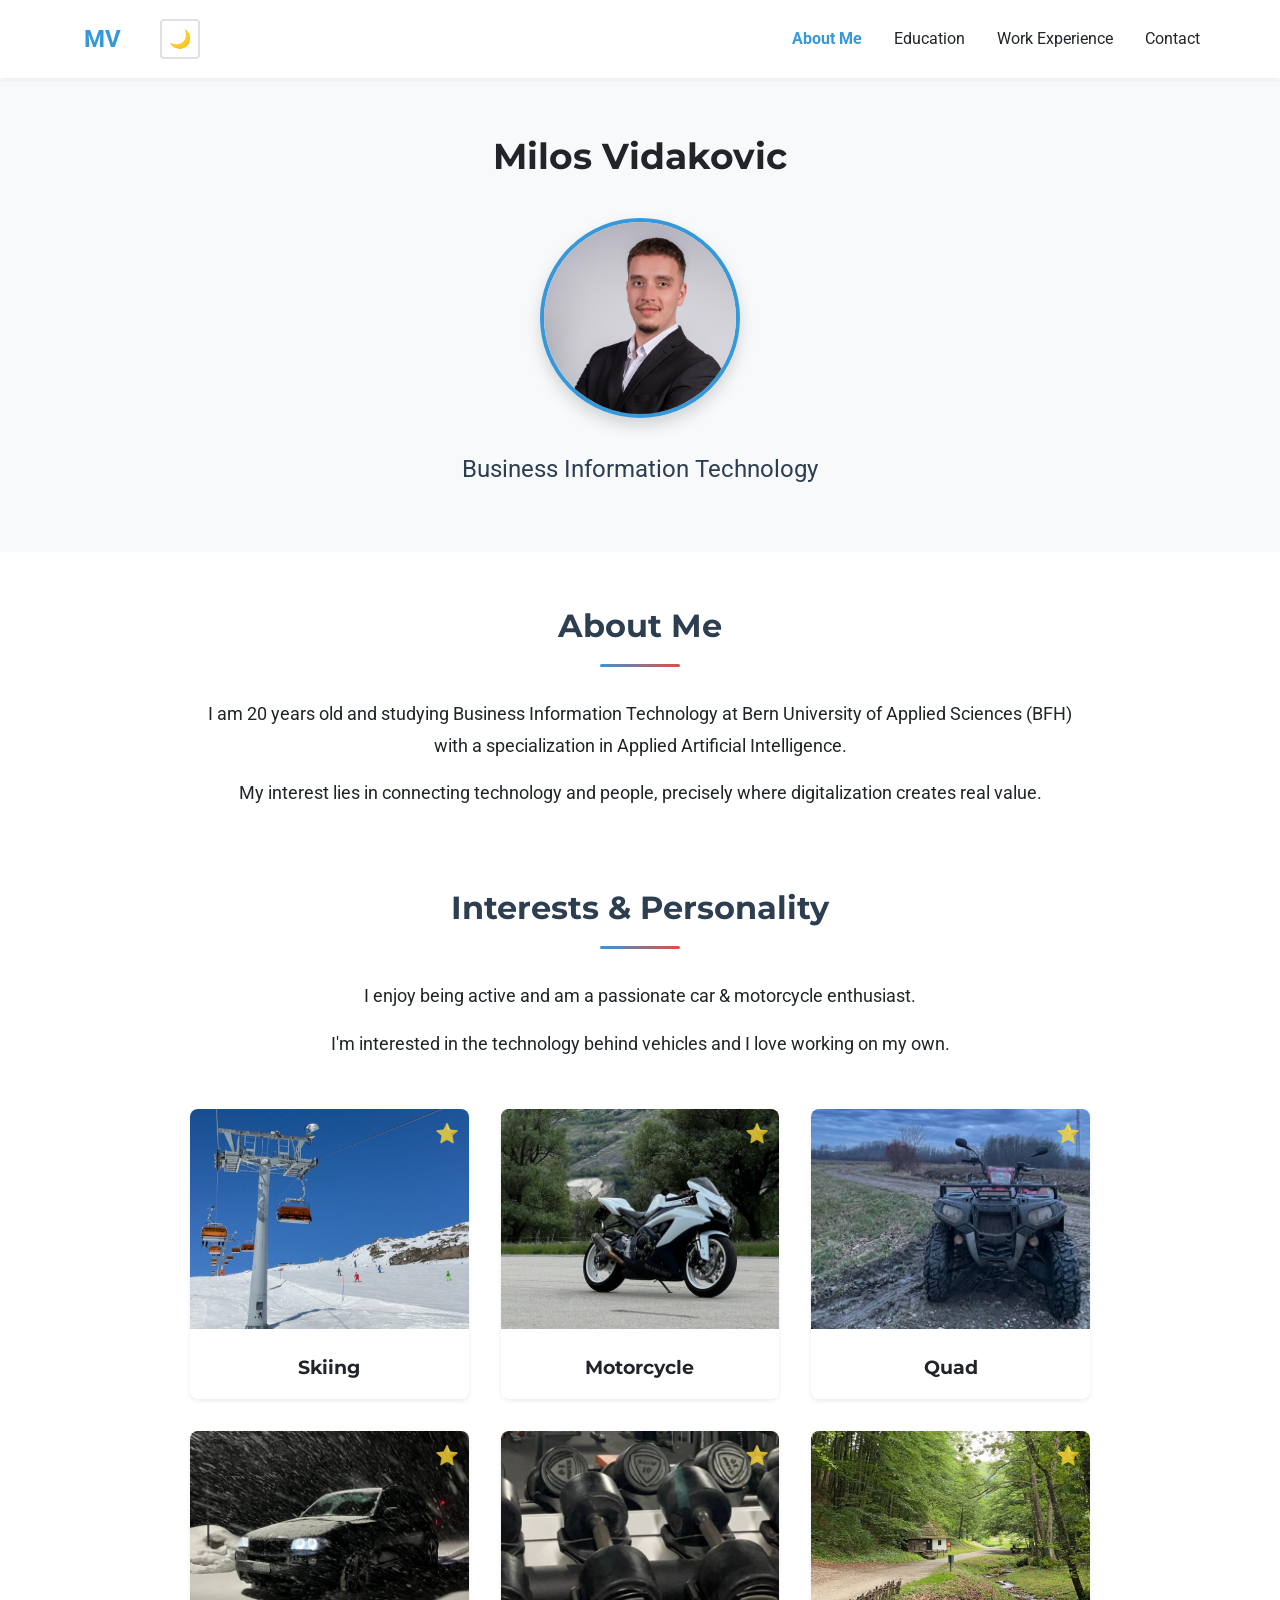
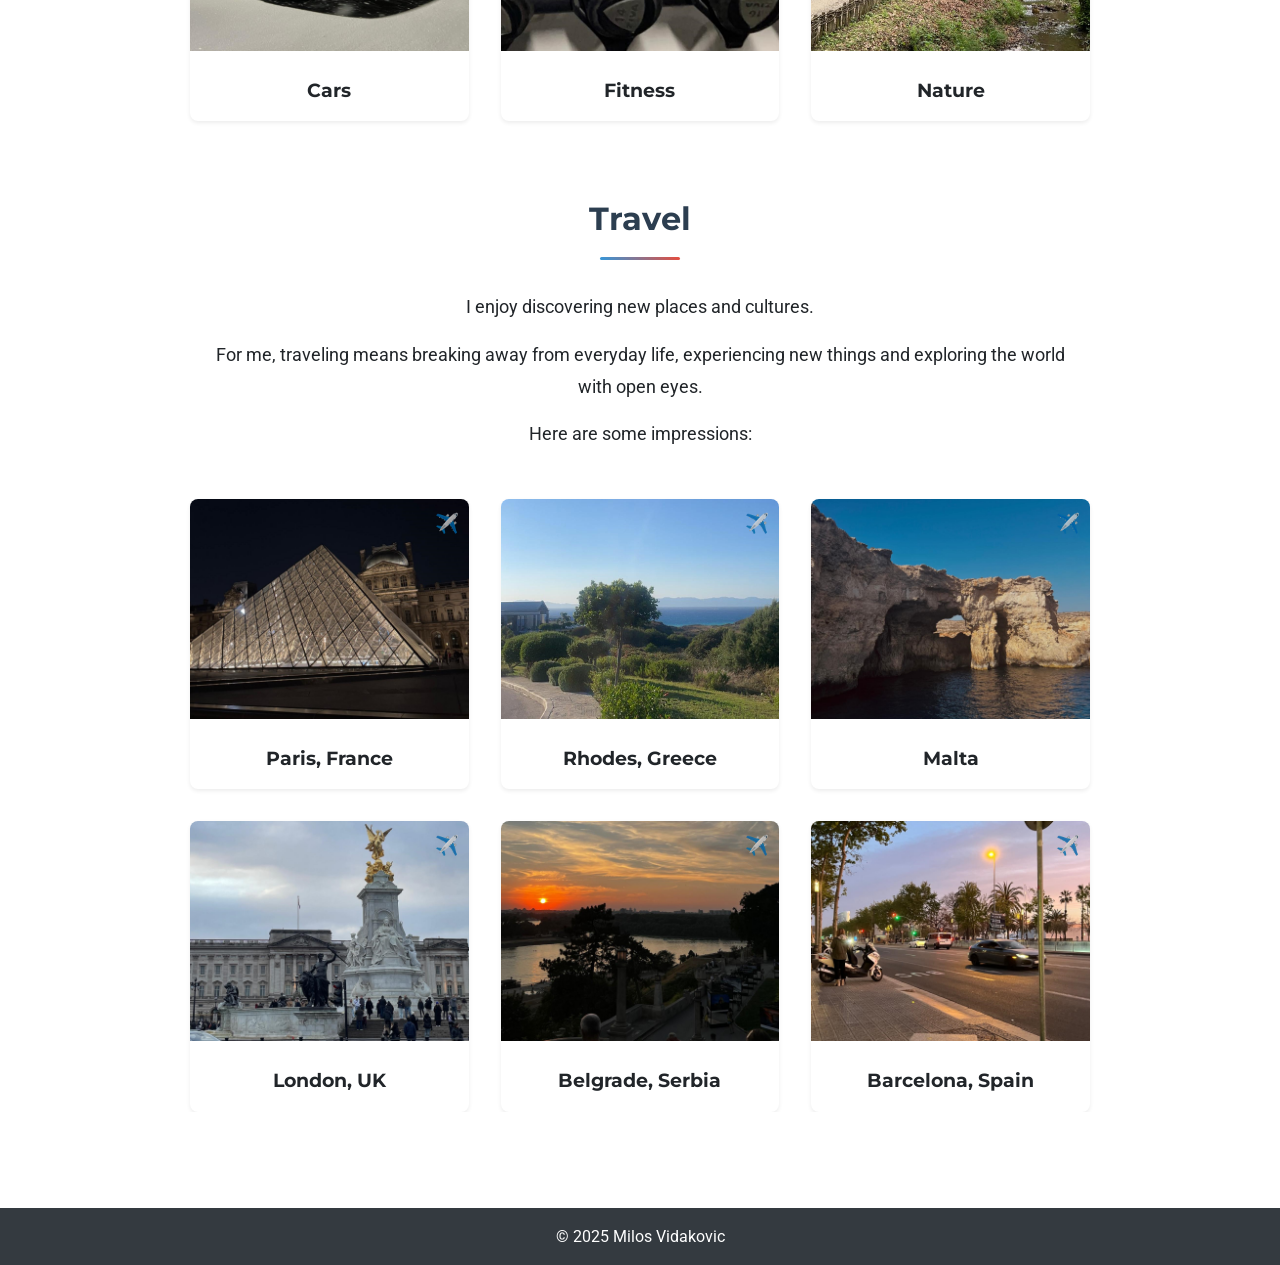
<file: index.html>
<!DOCTYPE html>
<html lang="en">
  <head>
    <meta charset="UTF-8" />
    <meta name="viewport" content="width=device-width, initial-scale=1.0" />
    <meta
      name="description"
      content="Portfolio of Milos Vidakovic, Business Information Technology Student at BFH"
    />
    <title>Milos Vidakovic - Portfolio</title>
    <link rel="preconnect" href="https://fonts.googleapis.com" />
    <link rel="preconnect" href="https://fonts.gstatic.com" crossorigin />
    <link
      href="https://fonts.googleapis.com/css2?family=Montserrat:wght@400;500;600;700&family=Roboto:wght@300;400;500;700&display=swap"
      rel="stylesheet"
    />
    <link rel="stylesheet" href="css/style.css" />
    <link rel="stylesheet" href="css/responsive.css" />
  </head>
  <body>
    <header>
      <div class="container">
        <nav>
          <div class="logo">
            <a href="index.html">MV</a>
          </div>
          <div class="nav-controls">
            <!-- Dark Mode Toggle -->
            <div class="theme-toggle" id="themeToggle">
              <span class="theme-icon">🌙</span>
            </div>
            <!-- Mobile Menu Toggle -->
            <div class="nav-toggle" id="navToggle">
              <span></span>
              <span></span>
              <span></span>
            </div>
          </div>
          <ul class="nav-menu" id="navMenu">
            <li><a href="index.html" class="active">About Me</a></li>
            <li><a href="pages/education.html">Education</a></li>
            <li><a href="pages/work_experience.html">Work Experience</a></li>
            <li><a href="pages/contact.html">Contact</a></li>
          </ul>
        </nav>
      </div>
    </header>

    <main>
      <section class="hero">
        <div class="container">
          <h1>Milos Vidakovic</h1>
          <!-- Portrait Image -->
          <div class="portrait">
            <img
              src="assets/images/portrait.jpg"
              alt="Milos Vidakovic Portrait"
              class="portrait-img"
            />
          </div>
          <h2>Business Information Technology</h2>
        </div>
      </section>

      <section class="about">
        <div class="container">
          <!-- About Me Section -->
          <div class="about-section">
            <h2>About Me</h2>
            <div class="about-content">
              <p class="about-text">
                I am 20 years old and studying Business Information Technology
                at Bern University of Applied Sciences (BFH) with a
                specialization in Applied Artificial Intelligence.
              </p>
              <p class="about-text">
                My interest lies in connecting technology and people, precisely
                where digitalization creates real value.
              </p>
            </div>
          </div>

          <!-- Interests & Personality Section -->
          <div class="about-section">
            <h2>Interests & Personality</h2>
            <div class="about-content">
              <p class="about-text">
                I enjoy being active and am a passionate car & motorcycle
                enthusiast.
              </p>
              <p class="about-text">
                I'm interested in the technology behind vehicles and I love
                working on my own.
              </p>

              <!-- Interests Gallery -->
              <div class="photo-gallery interests-gallery">
                <div class="gallery-item">
                  <img
                    src="assets/images/skifahren.jpg"
                    alt="Skiing"
                    class="gallery-img"
                  />
                  <div class="gallery-caption">
                    <h4>Skiing</h4>
                  </div>
                </div>

                <div class="gallery-item">
                  <img
                    src="assets/images/motorrad.jpg"
                    alt="Motorcycle"
                    class="gallery-img"
                  />
                  <div class="gallery-caption">
                    <h4>Motorcycle</h4>
                  </div>
                </div>

                <div class="gallery-item">
                  <img
                    src="assets/images/quad.jpg"
                    alt="Quad"
                    class="gallery-img"
                  />
                  <div class="gallery-caption">
                    <h4>Quad</h4>
                  </div>
                </div>

                <div class="gallery-item">
                  <img
                    src="assets/images/auto.jpg"
                    alt="Cars"
                    class="gallery-img"
                  />
                  <div class="gallery-caption">
                    <h4>Cars</h4>
                  </div>
                </div>

                <div class="gallery-item">
                  <img
                    src="assets/images/fitnessstudio.jpg"
                    alt="Fitness"
                    class="gallery-img"
                  />
                  <div class="gallery-caption">
                    <h4>Fitness</h4>
                  </div>
                </div>

                <div class="gallery-item">
                  <img
                    src="assets/images/natur.jpg"
                    alt="Nature"
                    class="gallery-img"
                  />
                  <div class="gallery-caption">
                    <h4>Nature</h4>
                  </div>
                </div>
              </div>
            </div>
          </div>

          <!-- Travel Section -->
          <div class="about-section">
            <h2>Travel</h2>
            <div class="about-content">
              <p class="about-text">
                I enjoy discovering new places and cultures.
              </p>
              <p class="about-text">
                For me, traveling means breaking away from everyday life,
                experiencing new things and exploring the world with open eyes.
              </p>
              <p class="about-text">Here are some impressions:</p>

              <!-- Travel Gallery -->
              <div class="photo-gallery travel-gallery">
                <div class="gallery-item">
                  <img
                    src="assets/images/paris.jpg"
                    alt="Paris"
                    class="gallery-img"
                  />
                  <div class="gallery-caption">
                    <h4>Paris, France</h4>
                  </div>
                </div>

                <div class="gallery-item">
                  <img
                    src="assets/images/rhodos.jpg"
                    alt="Rhodes"
                    class="gallery-img"
                  />
                  <div class="gallery-caption">
                    <h4>Rhodes, Greece</h4>
                  </div>
                </div>

                <div class="gallery-item">
                  <img
                    src="assets/images/malta.jpg"
                    alt="Malta"
                    class="gallery-img"
                  />
                  <div class="gallery-caption">
                    <h4>Malta</h4>
                  </div>
                </div>

                <div class="gallery-item">
                  <img
                    src="assets/images/london.jpg"
                    alt="London"
                    class="gallery-img"
                  />
                  <div class="gallery-caption">
                    <h4>London, UK</h4>
                  </div>
                </div>

                <div class="gallery-item">
                  <img
                    src="assets/images/belgrad.jpg"
                    alt="Belgrade"
                    class="gallery-img"
                  />
                  <div class="gallery-caption">
                    <h4>Belgrade, Serbia</h4>
                  </div>
                </div>

                <div class="gallery-item">
                  <img
                    src="assets/images/barcelona.jpg"
                    alt="Barcelona"
                    class="gallery-img"
                  />
                  <div class="gallery-caption">
                    <h4>Barcelona, Spain</h4>
                  </div>
                </div>
              </div>
            </div>
          </div>
        </div>
      </section>
    </main>

    <footer>
      <div class="container">
        <p>&copy; 2025 Milos Vidakovic</p>
      </div>
    </footer>

    <script src="js/main.js"></script>
  </body>
</html>
</file>
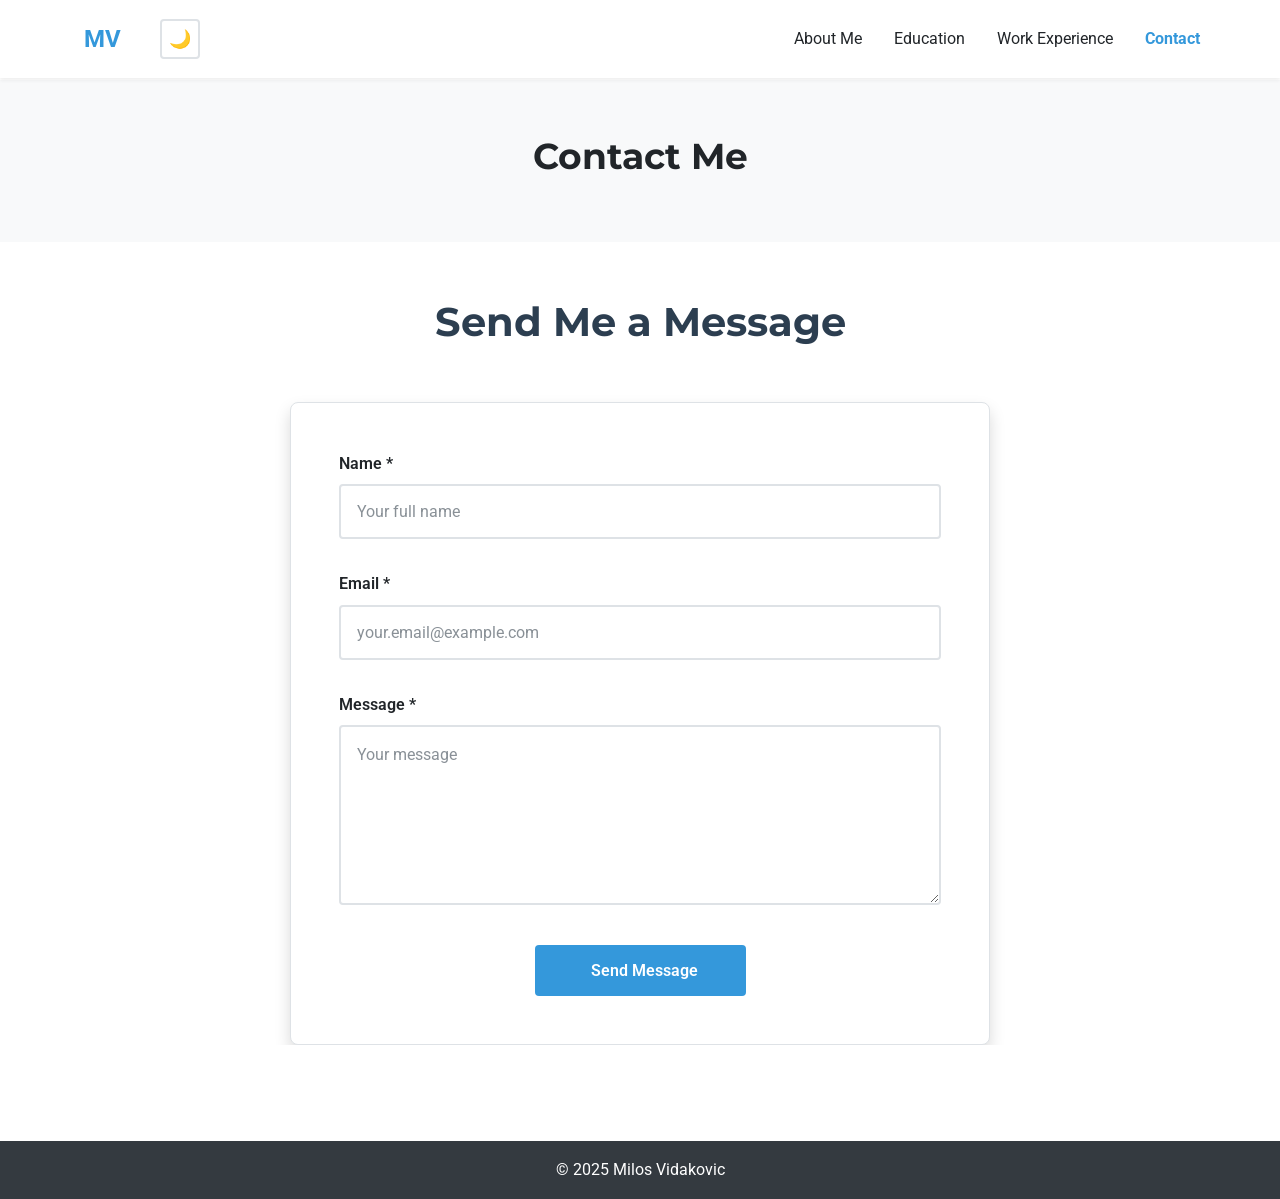
<file: pages/contact.html>
<!DOCTYPE html>
<html lang="en">
  <head>
    <meta charset="UTF-8" />
    <meta name="viewport" content="width=device-width, initial-scale=1.0" />
    <meta
      name="description"
      content="Contact Milos Vidakovic, Business Information Technology Student at BFH"
    />
    <title>Contact - Milos Vidakovic</title>
    <link rel="preconnect" href="https://fonts.googleapis.com" />
    <link rel="preconnect" href="https://fonts.gstatic.com" crossorigin />
    <link
      href="https://fonts.googleapis.com/css2?family=Montserrat:wght@400;500;600;700&family=Roboto:wght@300;400;500;700&display=swap"
      rel="stylesheet"
    />
    <link rel="stylesheet" href="../css/style.css" />
    <link rel="stylesheet" href="../css/responsive.css" />
  </head>
  <body>
    <header>
      <div class="container">
        <nav>
          <div class="logo">
            <a href="../index.html">MV</a>
          </div>
          <div class="nav-controls">
            <!-- Dark Mode Toggle -->
            <div class="theme-toggle" id="themeToggle">
              <span class="theme-icon">🌙</span>
            </div>
            <!-- Mobile Menu Toggle -->
            <div class="nav-toggle" id="navToggle">
              <span></span>
              <span></span>
              <span></span>
            </div>
          </div>
          <ul class="nav-menu" id="navMenu">
            <li><a href="../index.html">About Me</a></li>
            <li><a href="education.html">Education</a></li>
            <li><a href="work_experience.html">Work Experience</a></li>
            <li><a href="contact.html" class="active">Contact</a></li>
          </ul>
        </nav>
      </div>
    </header>

    <main>
      <section class="hero">
        <div class="container">
          <h1>Contact Me</h1>
        </div>
      </section>

      <section class="contact">
        <div class="container">
          <div class="contact-wrapper">
            <div class="contact-header">
              <h2>Send Me a Message</h2>
            </div>

            <div class="contact-form-container single-column">
              <form class="contact-form" id="contactForm">
                <div class="form-group">
                  <label for="name">Name *</label>
                  <input
                    type="text"
                    id="name"
                    name="name"
                    required
                    placeholder="Your full name"
                    autocomplete="name"
                  />
                </div>

                <div class="form-group">
                  <label for="email">Email *</label>
                  <input
                    type="email"
                    id="email"
                    name="email"
                    required
                    placeholder="your.email@example.com"
                    autocomplete="email"
                  />
                </div>

                <div class="form-group">
                  <label for="message">Message *</label>
                  <textarea
                    id="message"
                    name="message"
                    required
                    placeholder="Your message"
                    rows="6"
                  ></textarea>
                </div>

                <div class="form-actions">
                  <button type="submit" class="submit-btn">
                    <span class="btn-icon"></span>
                    <span class="btn-text">Send Message</span>
                  </button>
                </div>
              </form>
            </div>
          </div>
        </div>
      </section>
    </main>

    <footer>
      <div class="container">
        <p>&copy; 2025 Milos Vidakovic</p>
      </div>
    </footer>

    <script src="../js/main.js"></script>
  </body>
</html>
</file>
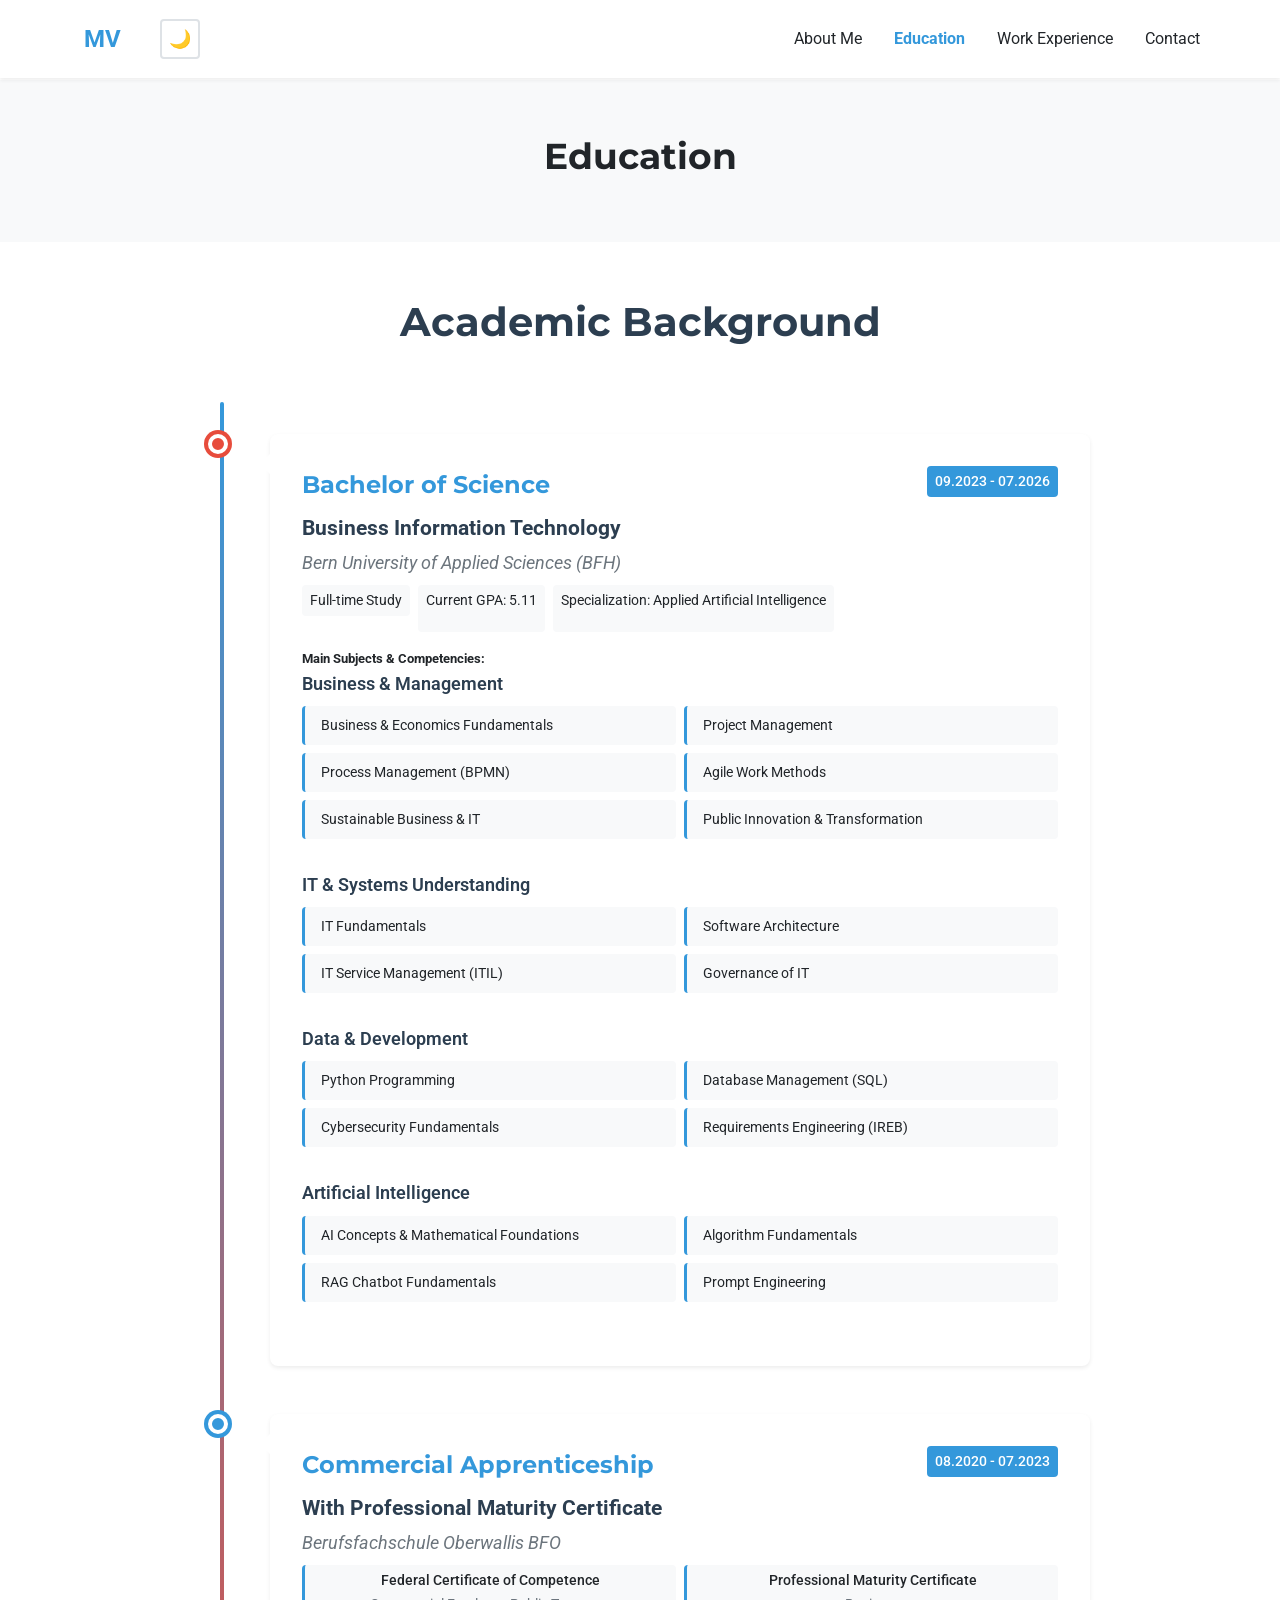
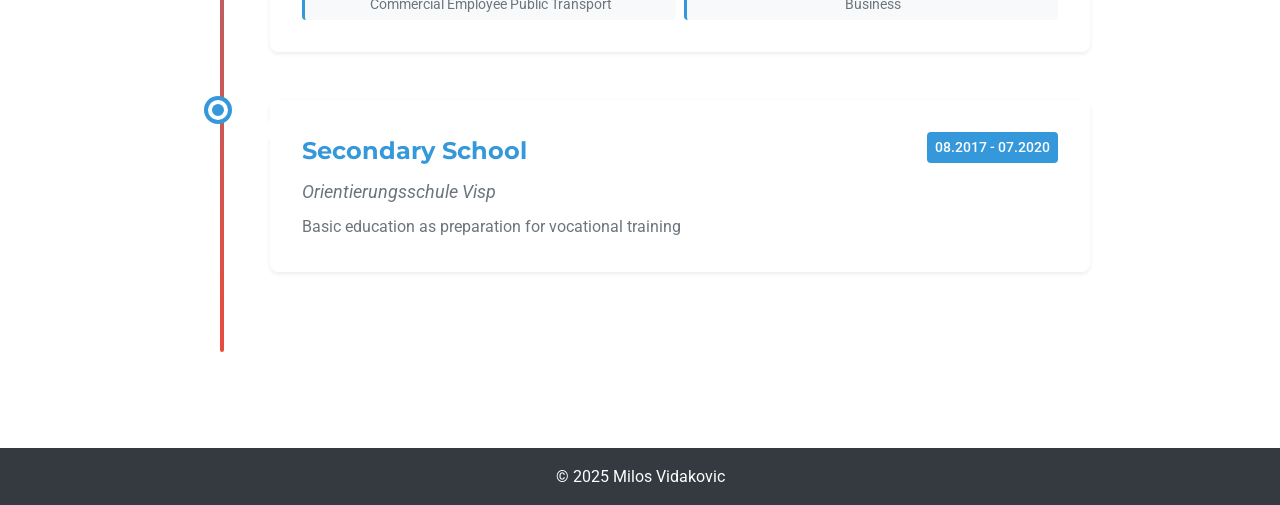
<file: pages/education.html>
<!DOCTYPE html>
<html lang="en">
  <head>
    <meta charset="UTF-8" />
    <meta name="viewport" content="width=device-width, initial-scale=1.0" />
    <meta
      name="description"
      content="Education of Milos Vidakovic, Business Information Technology Student at BFH"
    />
    <title>Education - Milos Vidakovic</title>
    <link rel="preconnect" href="https://fonts.googleapis.com" />
    <link rel="preconnect" href="https://fonts.gstatic.com" crossorigin />
    <link
      href="https://fonts.googleapis.com/css2?family=Montserrat:wght@400;500;600;700&family=Roboto:wght@300;400;500;700&display=swap"
      rel="stylesheet"
    />
    <link rel="stylesheet" href="../css/style.css" />
    <link rel="stylesheet" href="../css/responsive.css" />

    <style>
      /* Additional Styles for the new grouping */
      .study-info {
        display: flex;
        flex-wrap: wrap;
        gap: var(--spacing-sm);
        margin-bottom: var(--spacing-md);
      }

      .study-type,
      .grade-info,
      .specialization {
        display: inline-block;
        background: var(--light-color);
        padding: var(--spacing-xs) var(--spacing-sm);
        border-radius: var(--border-radius);
        font-size: 0.9rem;
        color: var(--text-color);
      }

      .curriculum-grouped {
        margin-top: var(--spacing-md);
      }

      .curriculum-group {
        margin-bottom: var(--spacing-lg);
      }

      .curriculum-group h5 {
        font-size: 1.1rem;
        color: var(--secondary-color);
        margin-bottom: var(--spacing-sm);
        font-weight: 600;
      }

      .subjects-grid-grouped {
        display: grid;
        grid-template-columns: repeat(2, 1fr);
        gap: var(--spacing-sm);
        margin-bottom: var(--spacing-md);
      }

      .subject-grouped {
        background: var(--light-color);
        padding: var(--spacing-sm) var(--spacing-md);
        border-radius: var(--border-radius);
        font-size: 0.9rem;
        text-align: left;
        border-left: 3px solid var(--primary-color);
        transition: var(--transition);
      }

      .subject-grouped:hover {
        background: var(--primary-color);
        color: white;
        transform: translateX(5px);
      }

      /* Dark Mode Support for new elements */
      [data-theme="dark"] .study-type,
      [data-theme="dark"] .grade-info,
      [data-theme="dark"] .specialization {
        background: var(--bg-secondary);
        color: var(--text-color);
      }

      [data-theme="dark"] .curriculum-group h5 {
        color: var(--text-color);
      }

      [data-theme="dark"] .subject-grouped {
        background: var(--bg-secondary);
        color: var(--text-color);
      }

      [data-theme="dark"] .subject-grouped:hover {
        background: var(--primary-color);
        color: white;
      }

      /* Responsive for Tablets */
      @media screen and (max-width: 768px) {
        .subjects-grid-grouped {
          grid-template-columns: 1fr;
        }
      }
    </style>
  </head>
  <body>
    <header>
      <div class="container">
        <nav>
          <div class="logo">
            <a href="../index.html">MV</a>
          </div>
          <div class="nav-controls">
            <!-- Dark Mode Toggle -->
            <div class="theme-toggle" id="themeToggle">
              <span class="theme-icon">🌙</span>
            </div>
            <!-- Mobile Menu Toggle -->
            <div class="nav-toggle" id="navToggle">
              <span></span>
              <span></span>
              <span></span>
            </div>
          </div>
          <ul class="nav-menu" id="navMenu">
            <li><a href="../index.html">About Me</a></li>
            <li><a href="education.html" class="active">Education</a></li>
            <li><a href="work_experience.html">Work Experience</a></li>
            <li><a href="contact.html">Contact</a></li>
          </ul>
        </nav>
      </div>
    </header>

    <main>
      <section class="hero">
        <div class="container">
          <h1>Education</h1>
        </div>
      </section>

      <section class="education">
        <div class="container">
          <h2>Academic Background</h2>

          <!-- Timeline Container -->
          <div class="timeline">
            <!-- BFH - Current Study -->
            <div class="timeline-item current">
              <div class="timeline-marker">
                <div class="timeline-dot"></div>
              </div>
              <div class="timeline-content">
                <div class="timeline-header">
                  <h3>Bachelor of Science</h3>
                  <span class="timeline-date">09.2023 - 07.2026</span>
                </div>
                <h4>Business Information Technology</h4>
                <p class="institution">
                  Bern University of Applied Sciences (BFH)
                </p>

                <div class="study-info">
                  <span class="study-type">Full-time Study</span>
                  <span class="grade-info">Current GPA: 5.11</span>
                  <span class="specialization"
                    >Specialization: Applied Artificial Intelligence</span
                  >
                </div>

                <div class="curriculum-grouped">
                  <h5>Main Subjects & Competencies:</h5>

                  <div class="curriculum-group">
                    <h5>Business & Management</h5>
                    <div class="subjects-grid-grouped">
                      <span class="subject-grouped"
                        >Business & Economics Fundamentals</span
                      >
                      <span class="subject-grouped">Project Management</span>
                      <span class="subject-grouped"
                        >Process Management (BPMN)</span
                      >
                      <span class="subject-grouped">Agile Work Methods</span>
                      <span class="subject-grouped"
                        >Sustainable Business & IT</span
                      >
                      <span class="subject-grouped"
                        >Public Innovation & Transformation</span
                      >
                    </div>
                  </div>

                  <div class="curriculum-group">
                    <h5>IT & Systems Understanding</h5>
                    <div class="subjects-grid-grouped">
                      <span class="subject-grouped">IT Fundamentals</span>
                      <span class="subject-grouped">Software Architecture</span>
                      <span class="subject-grouped"
                        >IT Service Management (ITIL)</span
                      >
                      <span class="subject-grouped">Governance of IT</span>
                    </div>
                  </div>

                  <div class="curriculum-group">
                    <h5>Data & Development</h5>
                    <div class="subjects-grid-grouped">
                      <span class="subject-grouped">Python Programming</span>
                      <span class="subject-grouped"
                        >Database Management (SQL)</span
                      >
                      <span class="subject-grouped"
                        >Cybersecurity Fundamentals</span
                      >
                      <span class="subject-grouped"
                        >Requirements Engineering (IREB)</span
                      >
                    </div>
                  </div>

                  <div class="curriculum-group">
                    <h5>Artificial Intelligence</h5>
                    <div class="subjects-grid-grouped">
                      <span class="subject-grouped"
                        >AI Concepts & Mathematical Foundations</span
                      >
                      <span class="subject-grouped"
                        >Algorithm Fundamentals</span
                      >
                      <span class="subject-grouped"
                        >RAG Chatbot Fundamentals</span
                      >
                      <span class="subject-grouped">Prompt Engineering</span>
                    </div>
                  </div>
                </div>
              </div>
            </div>

            <!-- BFO - Apprenticeship -->
            <div class="timeline-item">
              <div class="timeline-marker">
                <div class="timeline-dot"></div>
              </div>
              <div class="timeline-content">
                <div class="timeline-header">
                  <h3>Commercial Apprenticeship</h3>
                  <span class="timeline-date">08.2020 - 07.2023</span>
                </div>
                <h4>With Professional Maturity Certificate</h4>
                <p class="institution">Berufsfachschule Oberwallis BFO</p>

                <div class="achievements">
                  <div class="achievement">
                    <h5>Federal Certificate of Competence</h5>
                    <p>Commercial Employee Public Transport</p>
                  </div>
                  <div class="achievement">
                    <h5>Professional Maturity Certificate</h5>
                    <p>Business</p>
                  </div>
                </div>
              </div>
            </div>

            <!-- Secondary School -->
            <div class="timeline-item">
              <div class="timeline-marker">
                <div class="timeline-dot"></div>
              </div>
              <div class="timeline-content">
                <div class="timeline-header">
                  <h3>Secondary School</h3>
                  <span class="timeline-date">08.2017 - 07.2020</span>
                </div>
                <p class="institution">Orientierungsschule Visp</p>
                <p class="description">
                  Basic education as preparation for vocational training
                </p>
              </div>
            </div>
          </div>
        </div>
      </section>
    </main>

    <footer>
      <div class="container">
        <p>&copy; 2025 Milos Vidakovic</p>
      </div>
    </footer>

    <script src="../js/main.js"></script>
  </body>
</html>
</file>
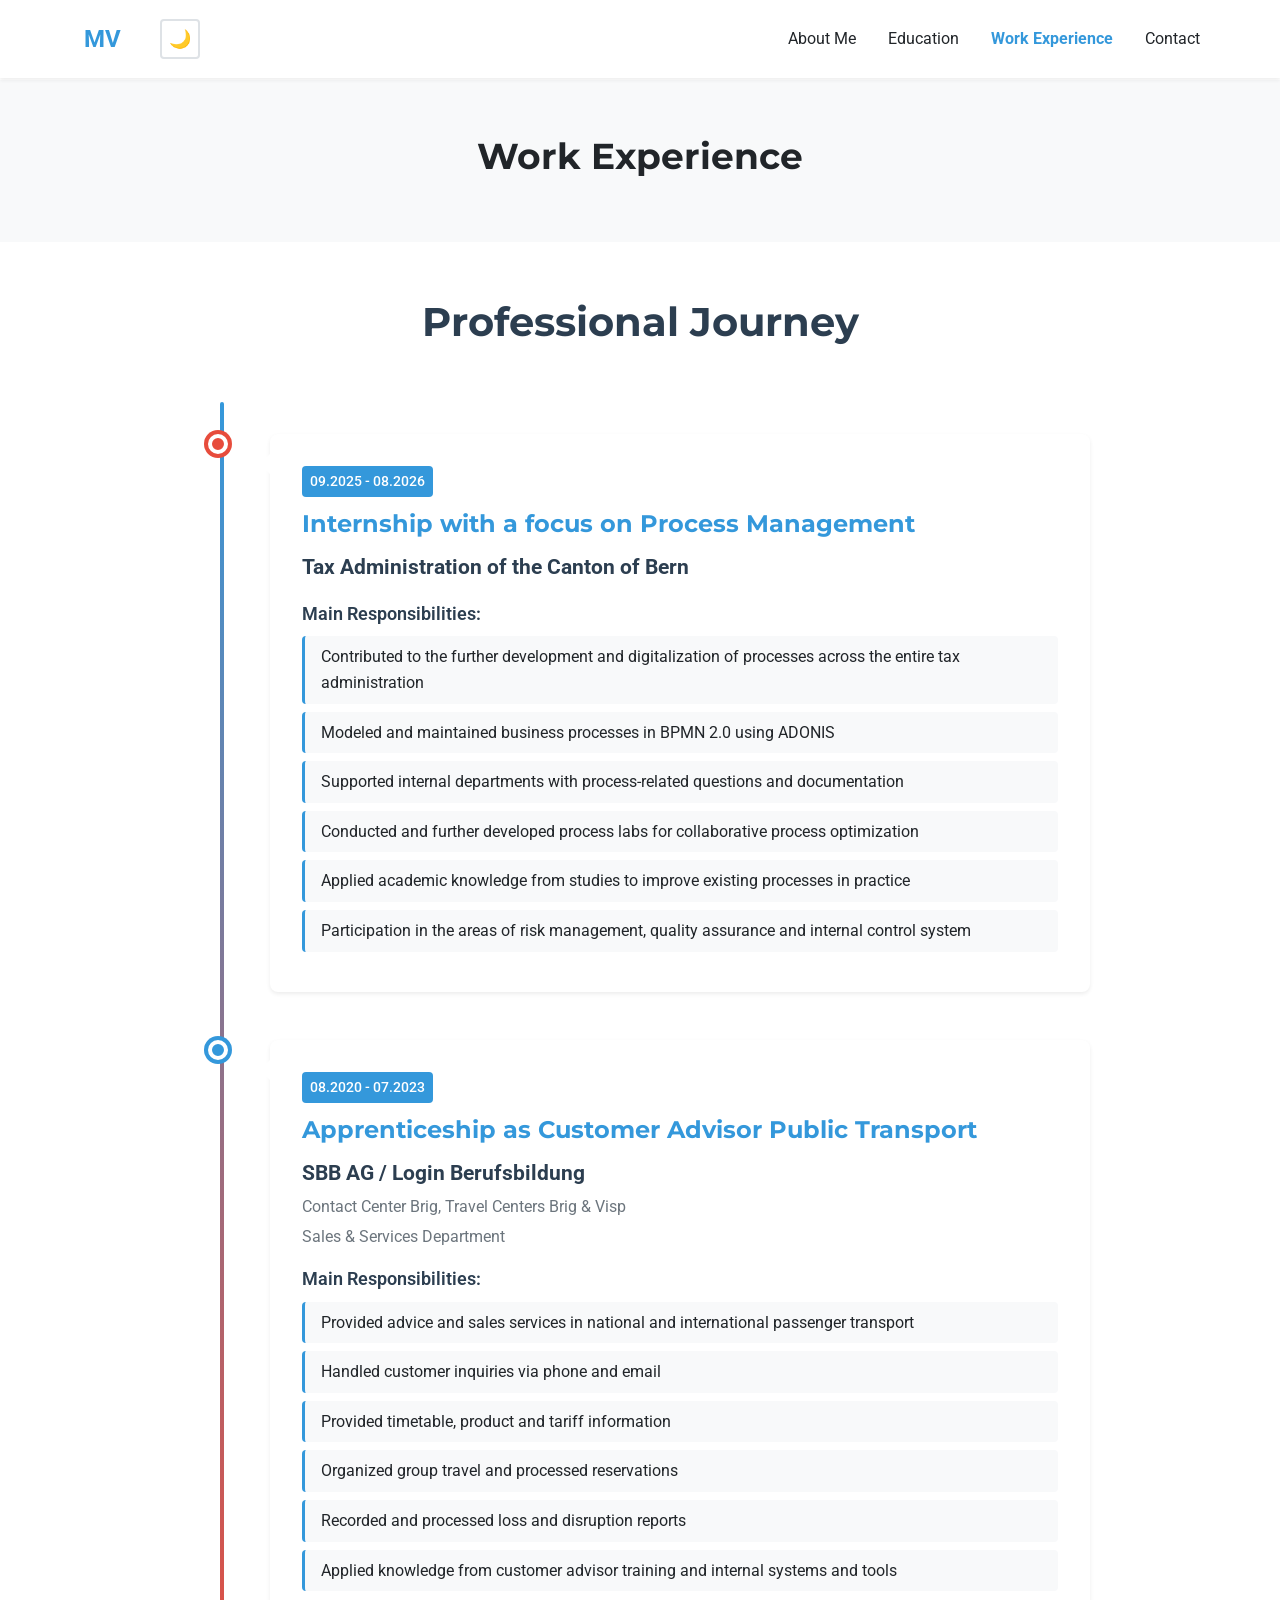
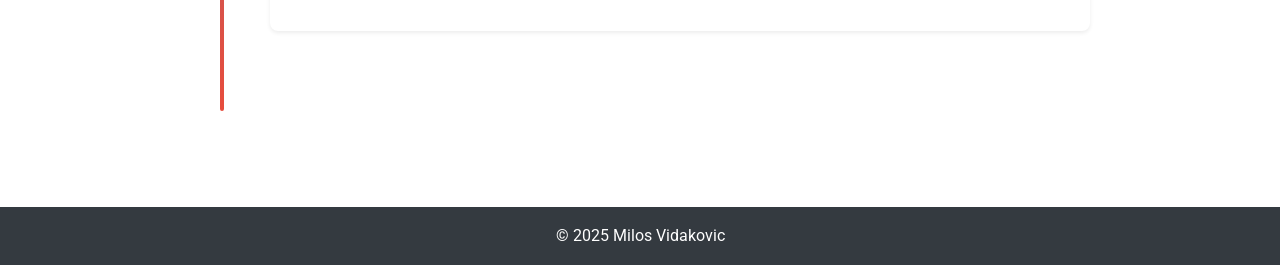
<file: pages/work_experience.html>
<!DOCTYPE html>
<html lang="en">
  <head>
    <meta charset="UTF-8" />
    <meta name="viewport" content="width=device-width, initial-scale=1.0" />
    <meta
      name="description"
      content="Work Experience of Milos Vidakovic, Business Information Technology Student at BFH"
    />
    <title>Work Experience - Milos Vidakovic</title>
    <link rel="preconnect" href="https://fonts.googleapis.com" />
    <link rel="preconnect" href="https://fonts.gstatic.com" crossorigin />
    <link
      href="https://fonts.googleapis.com/css2?family=Montserrat:wght@400;500;600;700&family=Roboto:wght@300;400;500;700&display=swap"
      rel="stylesheet"
    />
    <link rel="stylesheet" href="../css/style.css" />
    <link rel="stylesheet" href="../css/responsive.css" />

    <style>
      /* Timeline Header */
      .timeline-header {
        display: flex;
        flex-direction: column;
        margin-bottom: var(--spacing-sm);
      }

      .timeline-header h3 {
        font-family: var(--font-heading);
        font-size: 1.5rem;
        color: var(--primary-color);
        margin: 0;
        margin-top: var(--spacing-sm);
      }

      .timeline-date {
        background: var(--primary-color);
        color: white;
        padding: var(--spacing-xs) var(--spacing-sm);
        border-radius: var(--border-radius);
        font-size: 0.9rem;
        font-weight: 500;
        white-space: nowrap;
        align-self: flex-start;
      }
      .work-location {
        font-size: 1rem;
        color: var(--text-secondary);
        margin-bottom: var(--spacing-xs);
        font-style: normal;
      }

      .work-department {
        display: inline-block;
        background: var(--light-color);
        padding: var(--spacing-xs) var(--spacing-sm);
        border-radius: var(--border-radius);
        font-size: 0.9rem;
        color: var(--text-color);
        margin-bottom: var(--spacing-md);
      }

      .tasks-list {
        margin-top: var(--spacing-md);
      }

      .tasks-list h5 {
        font-size: 1.1rem;
        color: var(--secondary-color);
        margin-bottom: var(--spacing-sm);
        font-weight: 600;
      }

      .task-item {
        background: var(--light-color);
        padding: var(--spacing-sm) var(--spacing-md);
        border-radius: var(--border-radius);
        margin-bottom: var(--spacing-sm);
        border-left: 3px solid var(--primary-color);
        transition: var(--transition);
      }

      .task-item:hover {
        background: var(--primary-color);
        color: white;
        transform: translateX(5px);
      }

      /* Dark Mode Support */
      [data-theme="dark"] .work-location {
        color: var(--text-secondary);
      }

      [data-theme="dark"] .work-department {
        background: var(--bg-secondary);
        color: var(--text-color);
      }

      [data-theme="dark"] .tasks-list h5 {
        color: var(--text-color);
      }

      [data-theme="dark"] .task-item {
        background: var(--bg-secondary);
        color: var(--text-color);
      }

      [data-theme="dark"] .task-item:hover {
        background: var(--primary-color);
        color: white;
      }
    </style>
  </head>
  <body>
    <header>
      <div class="container">
        <nav>
          <div class="logo">
            <a href="../index.html">MV</a>
          </div>
          <div class="nav-controls">
            <!-- Dark Mode Toggle -->
            <div class="theme-toggle" id="themeToggle">
              <span class="theme-icon">🌙</span>
            </div>
            <!-- Mobile Menu Toggle -->
            <div class="nav-toggle" id="navToggle">
              <span></span>
              <span></span>
              <span></span>
            </div>
          </div>
          <ul class="nav-menu" id="navMenu">
            <li><a href="../index.html">About Me</a></li>
            <li><a href="education.html">Education</a></li>
            <li>
              <a href="work_experience.html" class="active">Work Experience</a>
            </li>
            <li><a href="contact.html">Contact</a></li>
          </ul>
        </nav>
      </div>
    </header>

    <main>
      <section class="hero">
        <div class="container">
          <h1>Work Experience</h1>
        </div>
      </section>

      <section class="education">
        <div class="container">
          <h2>Professional Journey</h2>

          <!-- Timeline Container -->
          <div class="timeline">
            <!-- Tax Administration Bern - Current Internship -->
            <div class="timeline-item current">
              <div class="timeline-marker">
                <div class="timeline-dot"></div>
              </div>
              <div class="timeline-content">
                <div class="timeline-header">
                  <span class="timeline-date">09.2025 - 08.2026</span>
                  <h3>Internship with a focus on Process Management</h3>
                </div>
                <h4>Tax Administration of the Canton of Bern</h4>

                <div class="tasks-list">
                  <h5>Main Responsibilities:</h5>
                  <div class="task-item">
                    Contributed to the further development and digitalization of
                    processes across the entire tax administration
                  </div>
                  <div class="task-item">
                    Modeled and maintained business processes in BPMN 2.0 using
                    ADONIS
                  </div>
                  <div class="task-item">
                    Supported internal departments with process-related
                    questions and documentation
                  </div>
                  <div class="task-item">
                    Conducted and further developed process labs for
                    collaborative process optimization
                  </div>
                  <div class="task-item">
                    Applied academic knowledge from studies to improve existing
                    processes in practice
                  </div>
                  <div class="task-item">
                    Participation in the areas of risk management, quality
                    assurance and internal control system
                  </div>
                </div>
              </div>
            </div>

            <!-- SBB/Login - Apprenticeship -->
            <div class="timeline-item">
              <div class="timeline-marker">
                <div class="timeline-dot"></div>
              </div>
              <div class="timeline-content">
                <div class="timeline-header">
                  <span class="timeline-date">08.2020 - 07.2023</span>
                  <h3>Apprenticeship as Customer Advisor Public Transport</h3>
                </div>
                <h4>SBB AG / Login Berufsbildung</h4>
                <p class="work-location">
                  Contact Center Brig, Travel Centers Brig & Visp
                </p>
                <span class="work-location">Sales & Services Department</span>

                <div class="tasks-list">
                  <h5>Main Responsibilities:</h5>
                  <div class="task-item">
                    Provided advice and sales services in national and
                    international passenger transport
                  </div>
                  <div class="task-item">
                    Handled customer inquiries via phone and email
                  </div>
                  <div class="task-item">
                    Provided timetable, product and tariff information
                  </div>
                  <div class="task-item">
                    Organized group travel and processed reservations
                  </div>
                  <div class="task-item">
                    Recorded and processed loss and disruption reports
                  </div>
                  <div class="task-item">
                    Applied knowledge from customer advisor training and
                    internal systems and tools
                  </div>
                </div>
              </div>
            </div>
          </div>
        </div>
      </section>
    </main>

    <footer>
      <div class="container">
        <p>&copy; 2025 Milos Vidakovic</p>
      </div>
    </footer>

    <script src="../js/main.js"></script>
  </body>
</html>
</file>
<file: css/style.css>
/* ======================
   CSS-VARIABLEN FÜR EINHEITLICHES DESIGN
   ====================== */
:root {
  /* Farbschema */
  --primary-color: #3498db; /* Blau */
  --secondary-color: #2c3e50; /* Dunkelblau */
  --accent-color: #e74c3c; /* Rot/Orange */
  --light-color: #f8f9fa; /* Hellgrau */
  --dark-color: #343a40; /* Dunkelgrau */
  --text-color: #212529; /* Fast-Schwarz für Text */
  --text-secondary: #6c757d; /* Grau für Sekundärtext */
  --border-color: #dee2e6; /* Hellgrau für Rahmen */

  /* Typografie */
  --font-primary: "Roboto", "Helvetica Neue", sans-serif;
  --font-heading: "Montserrat", "Helvetica Neue", sans-serif;

  /* Abstände */
  --spacing-xs: 0.25rem;
  --spacing-sm: 0.5rem;
  --spacing-md: 1rem;
  --spacing-lg: 2rem;
  --spacing-xl: 3rem;

  /* Rahmen */
  --border-radius: 0.25rem;
  --border-radius-lg: 0.5rem;

  /* Schatten */
  --box-shadow: 0 0.125rem 0.25rem rgba(0, 0, 0, 0.075);
  --box-shadow-lg: 0 0.5rem 1rem rgba(0, 0, 0, 0.15);

  /* Übergänge */
  --transition: all 0.3s ease;
}

/* Dark Mode Variablen */
:root[data-theme="dark"] {
  --primary-color: #4dabf7;
  --secondary-color: #495057;
  --accent-color: #ff6b6b;
  --light-color: #1a1a1a;
  --dark-color: #f8f9fa;
  --text-color: #f8f9fa;
  --text-secondary: #adb5bd;
  --border-color: #495057;
  --bg-primary: #121212;
  --bg-secondary: #1e1e1e;
  --bg-card: #2d2d2d;
}

/* ======================
   GRUND-STYLES
   ====================== */
* {
  margin: 0;
  padding: 0;
  box-sizing: border-box;
}

body {
  font-family: var(--font-primary);
  line-height: 1.6;
  color: var(--text-color);
  padding-top: 80px;
}

.container {
  width: 90%;
  max-width: 1200px;
  margin: 0 auto;
  padding: 0 var(--spacing-md);
}

/* ======================
   HEADER & NAVIGATION
   ====================== */
header {
  background: white;
  padding: var(--spacing-md) 0;
  box-shadow: var(--box-shadow);
  position: fixed;
  top: 0;
  left: 0;
  width: 100%;
  z-index: 1000;
}

nav {
  display: flex;
  justify-content: space-between;
  align-items: center;
  position: relative;
}

.logo a {
  font-size: 24px;
  font-weight: bold;
  color: var(--primary-color);
  text-decoration: none;
}

/* Navigation Controls */
.nav-controls {
  display: flex;
  align-items: center;
  gap: var(--spacing-md);
}

/* Navigation Menu */
.nav-menu {
  display: flex;
  list-style: none;
}

.nav-menu li {
  margin-left: var(--spacing-lg);
}

.nav-menu a {
  text-decoration: none;
  color: var(--text-color);
  transition: var(--transition);
}

.nav-menu a.active {
  font-weight: bold;
  color: var(--primary-color);
}

.nav-menu a:hover {
  color: var(--accent-color);
}

/* Theme Toggle Styles */
.theme-toggle {
  cursor: pointer;
  padding: var(--spacing-sm);
  border-radius: var(--border-radius);
  background: transparent;
  border: 2px solid var(--border-color);
  transition: var(--transition);
  display: flex;
  align-items: center;
  justify-content: center;
  width: 40px;
  height: 40px;
}

.theme-toggle:hover {
  background-color: var(--light-color);
  border-color: var(--primary-color);
}

.theme-icon {
  font-size: 18px;
  transition: var(--transition);
}

.theme-toggle.rotating .theme-icon {
  transform: rotate(180deg);
}

/* Mobile Navigation Toggle */
.nav-toggle {
  display: none;
  cursor: pointer;
  flex-direction: column;
  justify-content: space-between;
  width: 30px;
  height: 21px;
  background: none;
  border: none;
  padding: 0;
}

.nav-toggle span {
  display: block;
  height: 3px;
  width: 100%;
  background-color: var(--text-color);
  border-radius: 3px;
  transition: var(--transition);
}

.nav-toggle.active span:nth-child(1) {
  transform: translateY(9px) rotate(45deg);
}

.nav-toggle.active span:nth-child(2) {
  opacity: 0;
}

.nav-toggle.active span:nth-child(3) {
  transform: translateY(-9px) rotate(-45deg);
}

/* DESKTOP: Theme Toggle neben Logo */
@media screen and (min-width: 769px) {
  .theme-toggle {
    position: absolute;
    left: 80px;
    top: 50%;
    transform: translateY(-50%);
  }

  .nav-toggle {
    display: none;
  }

  .nav-menu {
    display: flex;
  }
}

/* MOBILE: Theme Toggle links vom Nav-Toggle */
@media screen and (max-width: 768px) {
  .nav-controls {
    gap: var(--spacing-sm);
  }

  .theme-toggle {
    order: 1;
    position: static;
    transform: none;
  }

  .nav-toggle {
    order: 2;
    display: flex;
  }

  .nav-menu {
    position: fixed;
    top: 80px;
    left: 0;
    width: 100%;
    background-color: white;
    flex-direction: column;
    align-items: center;
    max-height: 0;
    overflow: hidden;
    transition: max-height 0.5s ease;
    z-index: 100;
    box-shadow: var(--box-shadow);
  }

  .nav-menu.active {
    max-height: 300px;
    padding: var(--spacing-md) 0;
  }

  .nav-menu li {
    margin: var(--spacing-xs) 0;
    width: 100%;
    text-align: center;
  }
}

/* ======================
   HERO SECTION
   ====================== */
.hero {
  background-color: var(--light-color);
  text-align: center;
  padding: var(--spacing-xl) 0;
}

.hero h1 {
  font-size: 36px;
  font-family: var(--font-heading);
  margin-bottom: var(--spacing-sm);
}

.hero h2 {
  font-size: 24px;
  font-weight: normal;
  margin-bottom: var(--spacing-md);
  color: var(--secondary-color);
}

/* Portrait Bild im Hero Bereich */
.portrait {
  margin: var(--spacing-lg) 0;
  display: flex;
  justify-content: center;
}

.portrait-img {
  width: 200px;
  height: 200px;
  border-radius: 50%;
  object-fit: cover;
  border: 4px solid var(--primary-color);
  box-shadow: var(--box-shadow-lg);
  transition: var(--transition);
}

.portrait-img:hover {
  transform: scale(1.05);
  box-shadow: 0 1rem 2rem rgba(0, 0, 0, 0.2);
}

/* ======================
   ABOUT SECTION - NEUE STRUKTUR
   ====================== */
.about {
  padding: var(--spacing-xl) 0;
}

/* Einzelne About Sektionen */
.about-section {
  margin-bottom: calc(var(--spacing-xl) * 1.5);
}

.about-section:last-child {
  margin-bottom: 0;
}

.about-section h2 {
  font-family: var(--font-heading);
  margin-bottom: var(--spacing-lg);
  text-align: center;
  font-size: 2rem;
  color: var(--secondary-color);
  position: relative;
  padding-bottom: var(--spacing-md);
}

/* Unterstriche für Section-Titel */
.about-section h2::after {
  content: "";
  position: absolute;
  bottom: 0;
  left: 50%;
  transform: translateX(-50%);
  width: 80px;
  height: 3px;
  background: linear-gradient(45deg, var(--primary-color), var(--accent-color));
  border-radius: 2px;
}

/* About Content Styling */
.about-content {
  max-width: 900px;
  margin: 0 auto;
}

/* Text innerhalb der About Sections */
.about-text {
  font-size: 1.1rem;
  line-height: 1.8;
  margin-bottom: var(--spacing-md);
  text-align: center;
  color: var(--text-color);
  padding: 0 var(--spacing-md);
}

.about-text:last-of-type {
  margin-bottom: var(--spacing-lg);
}

/* ======================
   PHOTO GALLERY - VEREINFACHTE VERSION
   ====================== */
.photo-gallery {
  display: grid;
  grid-template-columns: repeat(auto-fit, minmax(300px, 1fr));
  gap: var(--spacing-lg);
  margin-top: var(--spacing-xl);
}

.gallery-item {
  background: white;
  border-radius: var(--border-radius-lg);
  overflow: hidden;
  box-shadow: var(--box-shadow);
  transition: var(--transition);
  cursor: pointer;
  position: relative;
}

.gallery-item:hover {
  transform: translateY(-8px);
  box-shadow: var(--box-shadow-lg);
}

.gallery-img {
  width: 100%;
  height: 220px;
  object-fit: cover;
  transition: var(--transition);
}

.gallery-item:hover .gallery-img {
  transform: scale(1.1);
}

/* Vereinfachte Gallery Caption - nur Titel */
.gallery-caption {
  padding: var(--spacing-md);
  text-align: center;
}

.gallery-caption h4 {
  font-family: var(--font-heading);
  font-size: 1.2rem;
  margin: 0;
  color: var(--text-color);
}

/* Spezielle Styles für Reise-Galerie */
.travel-gallery .gallery-item::before {
  content: "✈️";
  position: absolute;
  top: 10px;
  right: 10px;
  font-size: 1.2rem;
  z-index: 2;
  opacity: 0.8;
}

/* Spezielle Styles für Interessen-Galerie */
.interests-gallery .gallery-item::before {
  content: "⭐";
  position: absolute;
  top: 10px;
  right: 10px;
  font-size: 1.2rem;
  z-index: 2;
  opacity: 0.8;
}

/* ======================
   FOOTER
   ====================== */
footer {
  background-color: var(--dark-color);
  color: white;
  text-align: center;
  padding: var(--spacing-md) 0;
  margin-top: var(--spacing-xl);
}

/* ======================
   DARK MODE STYLES
   ====================== */
[data-theme="dark"] body {
  background-color: var(--bg-primary);
  color: var(--text-color);
  padding-top: 80px;
}

[data-theme="dark"] header {
  background-color: var(--bg-secondary);
  border-bottom: 1px solid var(--border-color);
  position: fixed;
}

[data-theme="dark"] .hero {
  background-color: var(--bg-secondary);
}

[data-theme="dark"] .hero h2 {
  color: var(--text-secondary);
}

[data-theme="dark"] footer {
  background-color: var(--bg-card);
}

[data-theme="dark"] .theme-toggle:hover {
  background-color: var(--bg-card);
}

[data-theme="dark"] .nav-menu {
  background-color: var(--bg-secondary);
}

[data-theme="dark"] .nav-menu a {
  color: var(--text-color);
}

[data-theme="dark"] .nav-menu a:hover {
  color: var(--accent-color);
}

[data-theme="dark"] .nav-menu a.active {
  color: var(--primary-color);
}

[data-theme="dark"] .nav-toggle span {
  background-color: var(--text-color);
}

/* Dark Mode für Portrait */
[data-theme="dark"] .portrait-img {
  border-color: var(--primary-color);
}

/* Dark Mode für About Sections */
[data-theme="dark"] .about-section h2 {
  color: var(--text-color);
}

[data-theme="dark"] .about-text {
  color: var(--text-secondary);
}

/* Dark Mode für Gallery */
[data-theme="dark"] .gallery-item {
  background-color: var(--bg-card);
}

[data-theme="dark"] .gallery-caption h4 {
  color: var(--text-color);
}

/* ======================
   EDUCATION SEITE - TIMELINE
   ====================== */

/* Education Section */
.education {
  padding: var(--spacing-xl) 0;
}

.education h2 {
  font-family: var(--font-heading);
  text-align: center;
  margin-bottom: var(--spacing-xl);
  font-size: 2.5rem;
  color: var(--secondary-color);
}

/* Timeline Container */
.timeline {
  position: relative;
  max-width: 900px;
  margin: 0 auto;
  padding: var(--spacing-lg) 0;
}

/* Timeline Linie */
.timeline::before {
  content: "";
  position: absolute;
  left: 30px;
  top: 0;
  bottom: 0;
  width: 4px;
  background: linear-gradient(
    to bottom,
    var(--primary-color),
    var(--accent-color)
  );
  border-radius: 2px;
}

/* Timeline Item */
.timeline-item {
  position: relative;
  margin-bottom: var(--spacing-xl);
  padding-left: 80px;
}

/* Timeline Marker */
.timeline-marker {
  position: absolute;
  left: 18px;
  top: 0;
}

.timeline-dot {
  width: 20px;
  height: 20px;
  border-radius: 50%;
  background: var(--primary-color);
  border: 4px solid white;
  box-shadow: 0 0 0 4px var(--primary-color);
  transition: var(--transition);
}

/* Aktueller Punkt hervorheben */
.timeline-item.current .timeline-dot {
  background: var(--accent-color);
  box-shadow: 0 0 0 4px var(--accent-color);
  animation: pulse 2s infinite;
}

@keyframes pulse {
  0% {
    box-shadow: 0 0 0 4px var(--accent-color);
  }
  50% {
    box-shadow: 0 0 0 8px rgba(231, 76, 60, 0.3);
  }
  100% {
    box-shadow: 0 0 0 4px var(--accent-color);
  }
}

/* Timeline Content */
.timeline-content {
  background: white;
  padding: var(--spacing-lg);
  border-radius: var(--border-radius-lg);
  box-shadow: var(--box-shadow);
  transition: var(--transition);
  position: relative;
}

.timeline-content::before {
  content: "";
  position: absolute;
  left: -10px;
  top: 20px;
  width: 0;
  height: 0;
  border-top: 10px solid transparent;
  border-bottom: 10px solid transparent;
  border-right: 10px solid white;
}

.timeline-content:hover {
  transform: translateY(-5px);
  box-shadow: var(--box-shadow-lg);
}

/* Timeline Header */
.timeline-header {
  display: flex;
  justify-content: space-between;
  align-items: flex-start;
  margin-bottom: var(--spacing-sm);
  flex-wrap: wrap;
}

.timeline-header h3 {
  font-family: var(--font-heading);
  font-size: 1.5rem;
  color: var(--primary-color);
  margin: 0;
}

.timeline-date {
  background: var(--primary-color);
  color: white;
  padding: var(--spacing-xs) var(--spacing-sm);
  border-radius: var(--border-radius);
  font-size: 0.9rem;
  font-weight: 500;
  white-space: nowrap;
}

/* Institution & Study Type */
.timeline-content h4 {
  font-size: 1.3rem;
  color: var(--secondary-color);
  margin-bottom: var(--spacing-xs);
}

.institution {
  font-size: 1.1rem;
  color: var(--text-secondary);
  margin-bottom: var(--spacing-sm);
  font-style: italic;
}

.study-type {
  display: inline-block;
  background: var(--light-color);
  padding: var(--spacing-xs) var(--spacing-sm);
  border-radius: var(--border-radius);
  font-size: 0.9rem;
  color: var(--text-color);
  margin-bottom: var(--spacing-md);
}

.description {
  color: var(--text-secondary);
  line-height: 1.6;
}

/* Curriculum Section */
.curriculum {
  margin-top: var(--spacing-md);
}

.curriculum h5 {
  font-size: 1.1rem;
  color: var(--secondary-color);
  margin-bottom: var(--spacing-sm);
}

/* Subjects Grid */
.subjects-grid {
  display: grid;
  grid-template-columns: repeat(auto-fit, minmax(200px, 1fr));
  gap: var(--spacing-sm);
  margin-top: var(--spacing-sm);
}

.subject {
  background: var(--light-color);
  padding: var(--spacing-xs) var(--spacing-sm);
  border-radius: var(--border-radius);
  font-size: 0.9rem;
  text-align: center;
  border-left: 3px solid var(--primary-color);
  transition: var(--transition);
}

.subject:hover {
  background: var(--primary-color);
  color: white;
  transform: translateX(5px);
}

/* Achievements */
.achievements {
  display: grid;
  grid-template-columns: repeat(auto-fit, minmax(250px, 1fr));
  gap: var(--spacing-sm);
  margin-top: var(--spacing-sm);
}

.achievement {
  background: var(--light-color);
  padding: var(--spacing-xs) var(--spacing-sm);
  border-radius: var(--border-radius);
  border-left: 3px solid var(--primary-color);
  transition: var(--transition);
  text-align: center;
}

.achievement:hover {
  background: var(--primary-color);
  color: white;
  transform: translateX(5px);
}

.achievement h5 {
  color: var(--text-color);
  margin-bottom: 0;
  font-size: 0.9rem;
  font-weight: 500;
}

.achievement:hover h5 {
  color: white;
}

.achievement p {
  color: var(--text-secondary);
  margin: 0;
  font-size: 0.9rem;
  font-style: normal;
}

.achievement:hover p {
  color: rgba(255, 255, 255, 0.9);
}

/* Dark Mode für Education Timeline */
[data-theme="dark"] .timeline-content {
  background-color: var(--bg-card);
}

[data-theme="dark"] .timeline-content::before {
  border-right-color: var(--bg-card);
}

[data-theme="dark"] .timeline-header h3 {
  color: var(--primary-color);
}

[data-theme="dark"] .timeline-content h4 {
  color: var(--text-color);
}

[data-theme="dark"] .institution {
  color: var(--text-secondary);
}

[data-theme="dark"] .study-type {
  background: var(--bg-secondary);
  color: var(--text-color);
}

[data-theme="dark"] .subject {
  background: var(--bg-secondary);
  color: var(--text-color);
}

[data-theme="dark"] .achievement {
  background: var(--bg-secondary);
  color: var(--text-color);
}

[data-theme="dark"] .achievement h5 {
  color: var(--text-color);
}

[data-theme="dark"] .achievement p {
  color: var(--text-secondary);
  font-style: normal;
}

[data-theme="dark"] .achievement:hover {
  background: var(--primary-color);
  color: white;
}

[data-theme="dark"] .achievement:hover h5,
[data-theme="dark"] .achievement:hover p {
  color: white;
}

[data-theme="dark"] .curriculum h5 {
  color: var(--text-color);
}

[data-theme="dark"] .education h2 {
  color: var(--text-color);
}

/* ======================
   CONTACT SEITE - FORMULAR
   ====================== */

/* Contact Section */
.contact {
  padding: var(--spacing-xl) 0;
}

.contact-wrapper {
  max-width: 1000px;
  margin: 0 auto;
}

.contact-header {
  text-align: center;
  margin-bottom: var(--spacing-xl);
}

.contact-header h2 {
  font-family: var(--font-heading);
  font-size: 2.5rem;
  color: var(--secondary-color);
  margin-bottom: var(--spacing-md);
}

.contact-header p {
  font-size: 1.1rem;
  color: var(--text-secondary);
  max-width: 600px;
  margin: 0 auto;
  line-height: 1.6;
}

/* Contact Form Container - Single Column Layout */
.contact-form-container.single-column {
  display: block;
  max-width: 700px;
  margin: 0 auto;
}

/* Contact Form */
.contact-form {
  background: white;
  padding: var(--spacing-xl);
  border-radius: var(--border-radius-lg);
  box-shadow: var(--box-shadow-lg);
  border: 1px solid var(--border-color);
}

/* Form Groups */
.form-group {
  margin-bottom: var(--spacing-lg);
}

.form-group label {
  display: block;
  font-weight: 600;
  color: var(--text-color);
  margin-bottom: var(--spacing-sm);
  font-size: 1rem;
}

.form-group input,
.form-group textarea {
  width: 100%;
  padding: var(--spacing-md);
  border: 2px solid var(--border-color);
  border-radius: var(--border-radius);
  font-size: 1rem;
  font-family: var(--font-primary);
  transition: var(--transition);
  background: white;
  color: var(--text-color);
}

.form-group input:focus,
.form-group textarea:focus {
  outline: none;
  border-color: var(--primary-color);
  box-shadow: 0 0 0 3px rgba(52, 152, 219, 0.1);
}

.form-group textarea {
  resize: vertical;
  min-height: 120px;
  line-height: 1.5;
}

.form-group input::placeholder,
.form-group textarea::placeholder {
  color: var(--text-secondary);
  opacity: 0.8;
}

/* Form Actions */
.form-actions {
  text-align: center;
  margin-top: var(--spacing-lg);
}

.submit-btn {
  background: var(--primary-color);
  color: white;
  border: none;
  padding: var(--spacing-md) var(--spacing-xl);
  border-radius: var(--border-radius);
  font-size: 1.1rem;
  font-weight: 600;
  cursor: pointer;
  transition: var(--transition);
  display: inline-flex;
  align-items: center;
  gap: var(--spacing-sm);
  font-family: var(--font-primary);
}

.submit-btn:hover {
  background: var(--secondary-color);
  transform: translateY(-3px);
  box-shadow: var(--box-shadow-lg);
}

.submit-btn:active {
  transform: translateY(-1px);
}

.btn-icon {
  font-size: 1.2rem;
}

.btn-text {
  font-size: 1rem;
}

/* Form Validation Styles */
.form-group input:invalid:not(:placeholder-shown),
.form-group textarea:invalid:not(:placeholder-shown) {
  border-color: var(--accent-color);
  box-shadow: 0 0 0 3px rgba(231, 76, 60, 0.1);
}

.form-group input:valid:not(:placeholder-shown),
.form-group textarea:valid:not(:placeholder-shown) {
  border-color: #28a745;
  box-shadow: 0 0 0 3px rgba(40, 167, 69, 0.1);
}

/* Loading State für Button */
.submit-btn.loading {
  opacity: 0.7;
  cursor: not-allowed;
  transform: none;
}

.submit-btn.loading .btn-text::after {
  content: "...";
  animation: dots 1.5s infinite;
}

@keyframes dots {
  0%,
  20% {
    content: "";
  }
  40% {
    content: ".";
  }
  60% {
    content: "..";
  }
  80%,
  100% {
    content: "...";
  }
}

/* Dark Mode für Contact Form */
[data-theme="dark"] .contact-header h2 {
  color: var(--text-color);
}

[data-theme="dark"] .contact-header p {
  color: var(--text-secondary);
}

[data-theme="dark"] .contact-form {
  background: var(--bg-card);
  border-color: var(--border-color);
}

[data-theme="dark"] .form-group label {
  color: var(--text-color);
}

[data-theme="dark"] .form-group input,
[data-theme="dark"] .form-group textarea {
  background: var(--bg-secondary);
  border-color: var(--border-color);
  color: var(--text-color);
}

[data-theme="dark"] .form-group input:focus,
[data-theme="dark"] .form-group textarea:focus {
  border-color: var(--primary-color);
}

[data-theme="dark"] .form-group input::placeholder,
[data-theme="dark"] .form-group textarea::placeholder {
  color: var(--text-secondary);
}

[data-theme="dark"] .form-group input:valid:not(:placeholder-shown),
[data-theme="dark"] .form-group textarea:valid:not(:placeholder-shown) {
  border-color: #28a745;
}

[data-theme="dark"] .form-group input:invalid:not(:placeholder-shown),
[data-theme="dark"] .form-group textarea:invalid:not(:placeholder-shown) {
  border-color: var(--accent-color);
}
</file>
<file: css/responsive.css>
/* ==============================================
   RESPONSIVE STYLES - MOBILE OPTIMIERUNG
   ============================================== */

/* Große Bildschirme (Laptops, Desktops) */
@media screen and (max-width: 1200px) {
  .container {
    width: 95%;
  }

  /* Theme Toggle für große Bildschirme */
  @media screen and (min-width: 769px) {
    .theme-toggle {
      left: 90px; /* Desktop Fine-Tuning */
    }
  }
}

/* Mittlere Bildschirme (Tablets) */
@media screen and (max-width: 992px) {
  .container {
    width: 90%;
  }

  .hero h1 {
    font-size: 2.5rem;
  }

  .hero h2 {
    font-size: 1.5rem;
  }

  /* Portrait Image Anpassung für Tablets */
  .portrait-img {
    width: 180px;
    height: 180px;
  }
}

/* Tablet Fine-Tuning */
@media screen and (min-width: 769px) and (max-width: 992px) {
  .theme-toggle {
    left: 75px;
  }
}

/* ==============================================
   KRITISCHER FIX: MOBILE NAVIGATION
   ============================================== */
@media screen and (max-width: 768px) {
  /* Body Padding für kürzeren Header */
  body {
    padding-top: 70px;
  }

  [data-theme="dark"] body {
    padding-top: 70px;
  }

  /* Header Höhe reduzieren auf Mobile */
  header {
    padding: calc(var(--spacing-md) * 0.75) 0;
  }

  /* Navigation Toggle anzeigen */
  .nav-toggle {
    display: flex;
  }

  /* WICHTIG: Theme Toggle Position korrigieren */
  .nav-controls {
    gap: var(--spacing-sm);
    position: relative; /* FIX: Für korrekte Positionierung */
  }

  .theme-toggle {
    position: static; /* FIX: Entfernt absolute Positionierung auf Mobile */
    transform: none; /* FIX: Entfernt transform */
    width: 35px;
    height: 35px;
    order: 1; /* Stelle sicher, dass es vor dem nav-toggle kommt */
  }

  .nav-toggle {
    order: 2; /* Nach dem theme-toggle */
  }

  .theme-icon {
    font-size: 16px;
  }

  /* Mobile Menu Styles */
  .nav-menu {
    position: fixed;
    top: 70px; /* Angepasst an reduzierten Header */
    left: 0;
    width: 100%;
    background-color: white;
    flex-direction: column;
    align-items: center;
    max-height: 0;
    overflow: hidden;
    transition: max-height 0.5s ease;
    z-index: 100;
    box-shadow: var(--box-shadow);
    border-top: 1px solid var(--border-color); /* Bessere Abgrenzung */
  }

  .nav-menu.active {
    max-height: 300px;
    padding: var(--spacing-md) 0;
  }

  .nav-menu li {
    margin: var(--spacing-xs) 0;
    width: 100%;
    text-align: center;
  }

  .nav-menu li a {
    display: block;
    padding: var(--spacing-sm) var(--spacing-md);
    border-radius: var(--border-radius);
    transition: var(--transition);
  }

  .nav-menu li a:hover {
    background-color: var(--light-color);
  }

  /* Hero Section Mobile */
  .hero {
    padding: var(--spacing-lg) 0;
  }

  .hero h1 {
    font-size: 2rem;
  }

  .hero h2 {
    font-size: 1.25rem;
  }

  /* Portrait Mobile */
  .portrait-img {
    width: 150px;
    height: 150px;
  }

  /* About Section Mobile */
  .about h2 {
    font-size: 2rem;
    text-align: center;
  }

  .about-intro {
    font-size: 1rem;
    text-align: center;
    padding: 0 var(--spacing-md);
  }

  /* Dark Mode Mobile Navigation */
  [data-theme="dark"] .nav-menu {
    background-color: var(--bg-secondary);
    border-top: 1px solid var(--border-color);
  }

  [data-theme="dark"] .nav-menu li a:hover {
    background-color: var(--bg-card);
  }
}

/* Sehr kleine Bildschirme */
@media screen and (max-width: 480px) {
  body {
    font-size: 14px;
    padding-top: 65px; /* Noch kompakter */
  }

  [data-theme="dark"] body {
    padding-top: 65px;
  }

  .container {
    width: 95%;
    padding: 0 var(--spacing-sm);
  }

  /* Header noch kompakter */
  header {
    padding: var(--spacing-sm) 0;
  }

  /* Theme Toggle sehr klein */
  .theme-toggle {
    width: 32px;
    height: 32px;
  }

  .theme-icon {
    font-size: 14px;
  }

  /* Mobile Menu angepasst */
  .nav-menu {
    top: 65px;
  }

  /* Hero sehr klein */
  .hero h1 {
    font-size: 1.8rem;
  }

  .hero h2 {
    font-size: 1.1rem;
  }

  /* Portrait sehr klein */
  .portrait-img {
    width: 120px;
    height: 120px;
  }

  /* About sehr klein */
  .about h2 {
    font-size: 1.8rem;
  }

  .about-intro {
    font-size: 0.95rem;
  }
}

/* ==============================================
   ZUSÄTZLICHE FIXES
   ============================================== */

/* Logo bleibt immer sichtbar und zugänglich */
.logo {
  flex-shrink: 0;
  z-index: 1001;
}

.logo a {
  display: block;
  padding: var(--spacing-xs);
  transition: var(--transition);
}

.logo a:hover {
  color: var(--accent-color);
  transform: scale(1.05);
}

/* Navigation wird nie überlappt */
nav {
  position: relative;
  z-index: 1000;
}

/* Verhindert horizontal scrolling auf kleinen Bildschirmen */
.container {
  overflow-x: hidden;
}

/* Smooth scroll behavior */
html {
  scroll-behavior: smooth;
}

/* Focus styles für Accessibility */
.nav-menu a:focus,
.theme-toggle:focus,
.nav-toggle:focus {
  outline: 2px solid var(--primary-color);
  outline-offset: 2px;
}

/* Verbesserte Touch-Targets für Mobile */
@media screen and (max-width: 768px) {
  .nav-menu a,
  .theme-toggle,
  .nav-toggle {
    min-height: 44px; /* Apple's empfohlene Touch-Target-Größe */
    min-width: 44px;
  }
}

/* Verhindert Layout-Shift während des Ladens */
.nav-menu {
  contain: layout style;
}

/* Performance-Optimierung für Animationen */
.nav-menu,
.theme-toggle,
.nav-toggle span {
  will-change: transform;
}

/* Dark Mode Fixes */
[data-theme="dark"] .logo a:hover {
  color: var(--accent-color);
}

[data-theme="dark"] .nav-menu a:focus,
[data-theme="dark"] .theme-toggle:focus,
[data-theme="dark"] .nav-toggle:focus {
  outline-color: var(--primary-color);
}

/* ==============================================
   GALERIE RESPONSIVE ANPASSUNGEN
   ============================================== */

/* Große Bildschirme */
@media screen and (min-width: 1200px) {
  .photo-gallery {
    grid-template-columns: repeat(3, 1fr);
  }
}

/* Tablet Anpassungen */
@media screen and (max-width: 992px) {
  .portrait-img {
    width: 180px;
    height: 180px;
  }

  .photo-gallery {
    grid-template-columns: repeat(auto-fit, minmax(280px, 1fr));
    gap: var(--spacing-md);
  }

  .gallery-img {
    height: 200px;
  }

  .interests-section h3 {
    font-size: 1.8rem;
  }

  .section-title h4 {
    font-size: 1.3rem;
  }
}

/* Mobile Anpassungen */
@media screen and (max-width: 768px) {
  .portrait-img {
    width: 150px;
    height: 150px;
  }

  .hero h1 {
    font-size: 2.5rem;
  }

  .hero h2 {
    font-size: 1.5rem;
  }

  .about-intro {
    font-size: 1rem;
    text-align: left;
  }

  .interests-section h3 {
    font-size: 1.6rem;
  }

  .section-title h4 {
    font-size: 1.2rem;
  }

  .photo-gallery {
    grid-template-columns: repeat(auto-fit, minmax(250px, 1fr));
    gap: var(--spacing-md);
  }

  .gallery-img {
    height: 180px;
  }
}

/* Sehr kleine Bildschirme */
@media screen and (max-width: 480px) {
  .portrait-img {
    width: 120px;
    height: 120px;
  }

  .hero h1 {
    font-size: 2rem;
  }

  .hero h2 {
    font-size: 1.25rem;
  }

  .photo-gallery {
    grid-template-columns: 1fr;
  }

  .gallery-img {
    height: 160px;
  }

  .gallery-caption {
    padding: var(--spacing-sm);
  }
}

/* ==============================================
   EDUCATION SEITE RESPONSIVE ANPASSUNGEN
   ============================================== */

/* Tablet */
@media screen and (max-width: 768px) {
  .timeline::before {
    left: 20px;
  }

  .timeline-item {
    padding-left: 60px;
  }

  .timeline-marker {
    left: 8px;
  }

  .timeline-dot {
    width: 16px;
    height: 16px;
  }

  .timeline-header {
    flex-direction: column;
    align-items: flex-start;
  }

  .timeline-date {
    margin-top: var(--spacing-xs);
  }

  .subjects-grid {
    grid-template-columns: 1fr;
  }

  .achievements {
    grid-template-columns: 1fr;
  }
}

/* Mobile */
@media screen and (max-width: 480px) {
  .timeline {
    padding: var(--spacing-md) 0;
  }

  .timeline-content {
    padding: var(--spacing-md);
  }

  .timeline-content::before {
    display: none;
  }

  .timeline-header h3 {
    font-size: 1.3rem;
  }

  .education h2 {
    font-size: 2rem;
  }
}

/* ==============================================
   CONTACT SEITE RESPONSIVE ANPASSUNGEN
   ============================================== */

/* Tablet */
@media screen and (max-width: 992px) {
  .contact-header h2 {
    font-size: 2rem;
  }
}

/* Mobile */
@media screen and (max-width: 768px) {
  .contact {
    padding: var(--spacing-lg) 0;
  }

  .contact-form {
    padding: var(--spacing-lg);
  }

  .contact-header h2 {
    font-size: 1.8rem;
  }

  .contact-header p {
    font-size: 1rem;
    text-align: left;
  }

  .form-group {
    margin-bottom: var(--spacing-md);
  }

  .form-group input,
  .form-group textarea {
    padding: var(--spacing-sm);
  }

  .submit-btn {
    width: 100%;
    padding: var(--spacing-md);
    font-size: 1rem;
  }
}

/* Sehr kleine Bildschirme */
@media screen and (max-width: 480px) {
  .contact-form {
    padding: var(--spacing-md);
  }

  .contact-header {
    margin-bottom: var(--spacing-lg);
  }

  .contact-header h2 {
    font-size: 1.6rem;
  }

  .form-group label {
    font-size: 0.9rem;
  }

  .form-group input,
  .form-group textarea {
    font-size: 0.9rem;
  }
}
</file>
